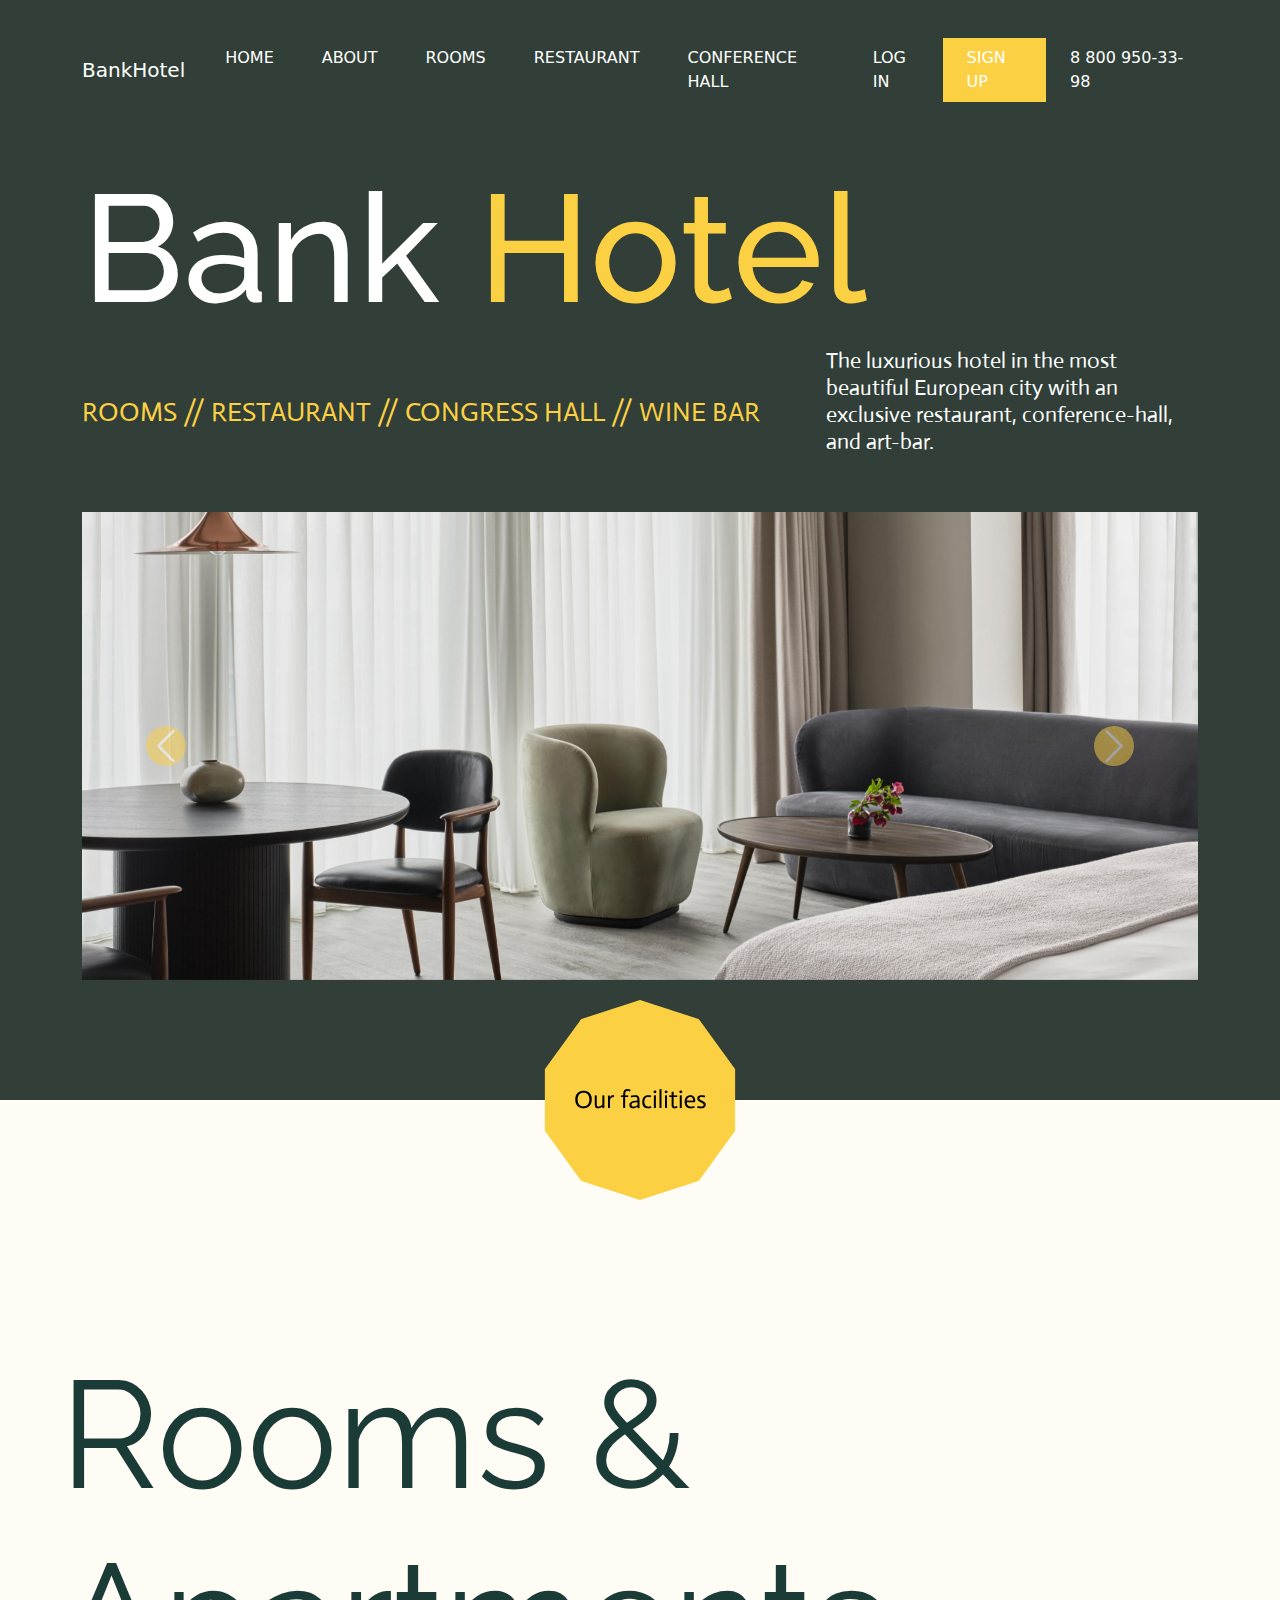
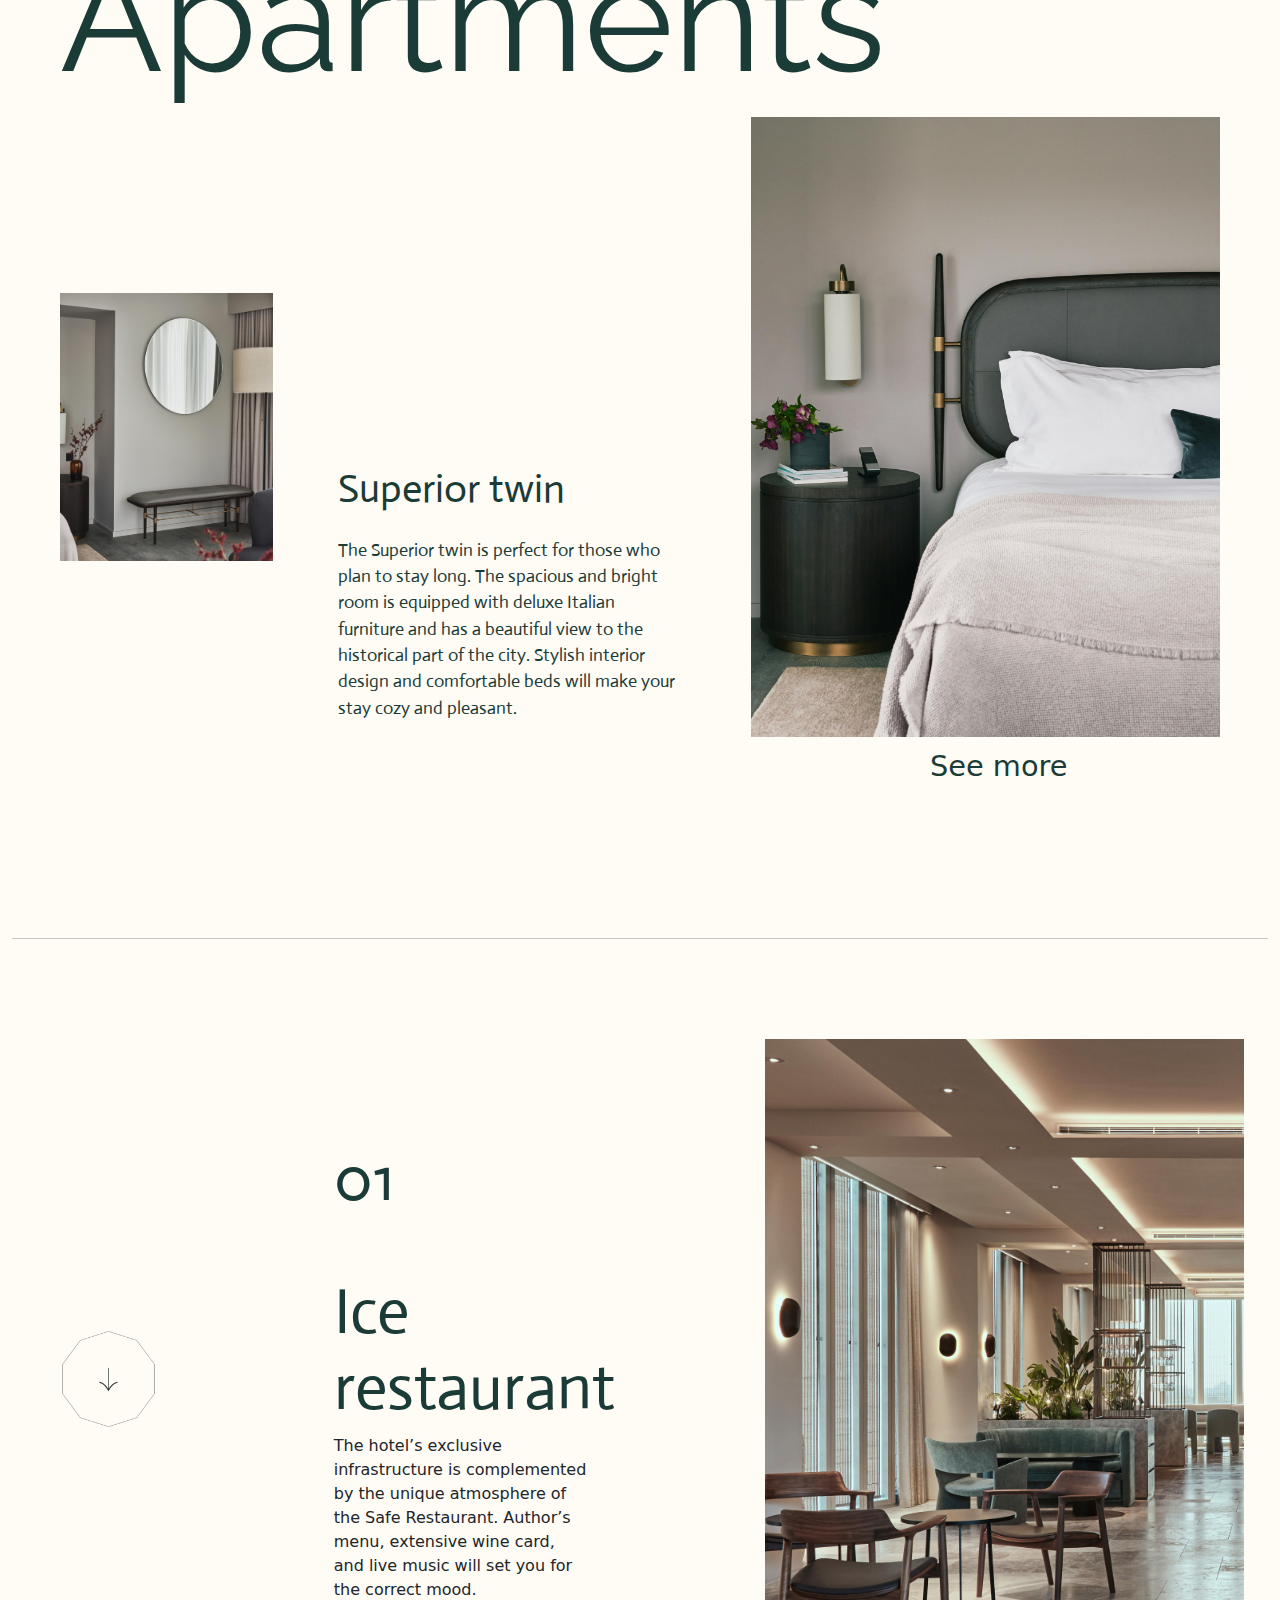
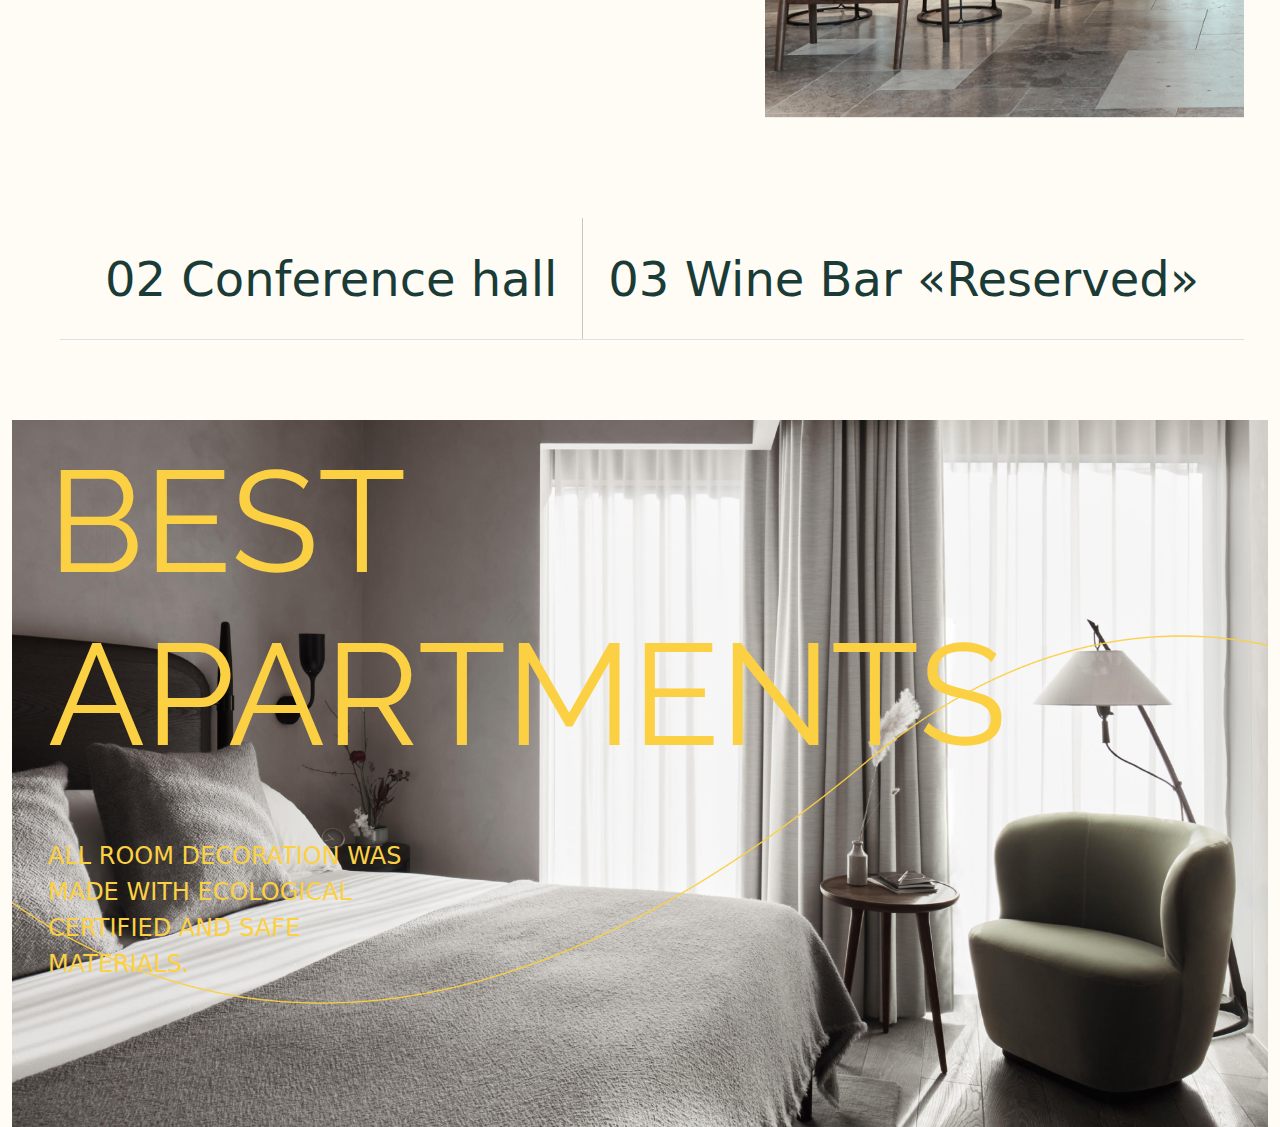
<file: верстка 2 курс 2/index.html>
<!DOCTYPE html>
<html lang="en">
<head>
    <meta charset="UTF-8">
    <meta name="viewport" content="width=device-width, initial-scale=1.0">
    <title>Bootstrap2</title>
    <link href="https://cdn.jsdelivr.net/npm/bootstrap@5.3.3/dist/css/bootstrap.min.css" rel="stylesheet" integrity="sha384-QWTKZyjpPEjISv5WaRU9OFeRpok6YctnYmDr5pNlyT2bRjXh0JMhjY6hW+ALEwIH" crossorigin="anonymous">
    <link rel="stylesheet" href="./css/main.css">
    <link rel="preconnect" href="https://fonts.googleapis.com">
    <link rel="preconnect" href="https://fonts.gstatic.com" crossorigin>
    <link href="https://fonts.googleapis.com/css2?family=Actor&family=Bitter:ital,wght@0,100..900;1,100..900&family=Montserrat:ital,wght@0,100..900;1,100..900&family=Mrs+Saint+Delafield&family=Parisienne&family=Pinyon+Script&family=Playwrite+DK+Uloopet:wght@100..400&family=Raleway:ital,wght@0,100..900;1,100..900&display=swap" rel="stylesheet">
    <script src="https://code.jquery.com/jquery-3.6.0.min.js"></script>
    <script src="https://cdn.jsdelivr.net/npm/@popperjs/core@2.9.2/dist/umd/popper.min.js" integrity="sha384-IQsoLXl5PILFhosVNubq5LC7Qb9DXgDA9i+tQ8Zj3iwWAwPtgFTxbJ8NT4GN1R8p" crossorigin="anonymous"></script>
    <script src="https://cdn.jsdelivr.net/npm/bootstrap@5.3.3/dist/js/bootstrap.min.js" integrity="sha384-QWTKZyjpPEjISv5WaRU9OFeRpok6YctnYmDr5pNlyT2bRjXh0JMhjY6hW+ALEwIH" crossorigin="anonymous"></script>
</head>

<body class="bg-dark">

    <header class="header">
        <nav class="navbar navbar-expand-lg bg-body-tertiary mx-auto fw-weight-bold">
            <div class="container">
                <a class="navbar-brand" href="index.html">BankHotel</a>

                <button class="navbar-toggler" type="button" data-bs-toggle="offcanvas" data-bs-target="#offcanvasNavbar" aria-controls="offcanvasNavbar" aria-label="Toggle navigation">
                    <svg xmlns="http://www.w3.org/2000/svg" width="50" height="50" fill="white" class="bi bi-list" viewBox="0 0 16 16">
                        <path fill-rule="evenodd" d="M2.5 12a.5.5 0 0 1 .5-.5h10a.5.5 0 0 1 0 1H3a.5.5 0 0 1-.5-.5m0-4a.5.5 0 0 1 .5-.5h10a.5.5 0 0 1 0 1H3a.5.5 0 0 1-.5-.5m0-4a.5.5 0 0 1 .5-.5h10a.5.5 0 0 1 0 1H3a.5.5 0 0 1-.5-.5"/>
                    </svg>
                </button>

                <div class="offcanvas offcanvas-start" tabindex="-1" id="offcanvasNavbar" aria-labelledby="offcanvasNavbarLabel" data-bs-backdrop="false">
                    <div class="offcanvas-header">
                        <h5 class="offcanvas-title" id="offcanvasNavbarLabel">Меню</h5>
                        <button type="button" class="btn-close" data-bs-dismiss="offcanvas" aria-label="Close"></button>
                    </div>
                    <div class="offcanvas-body">
                        <ul class="navbar-nav ms-auto mb-2 mb-lg-0">
                            <li class="nav-item">
                                <a class="nav-link link" href="index.html">HOME</a>
                            </li>
                            <li class="nav-item">
                                <a class="nav-link link" href="about.html">ABOUT</a>
                            </li>
                            <li class="nav-item">
                                <a class="nav-link link" href="#rooms">ROOMS</a>
                            </li>
                            <li class="nav-item">
                                <a class="nav-link link" href="#restaurant">RESTAURANT</a>
                            </li>
                            <li class="nav-item">
                                <a class="nav-link link" href="#conference-hall">CONFERENCE HALL</a>
                            </li>
                            <li class="nav-item nav-enter">
                                <a class="nav-link link" href="enter.html" data-bs-toggle="login" data-bs-target="#enter">
                                    LOG IN
                                </a>
                            </li>
                            <li class="nav-item nav-sign bg-yellow">
                                <a class="nav-link link link-sign" href="enter.html" data-bs-toggle="enter" data-bs-target="#enter">
                                    SIGN UP
                                </a>
                            </li>
                        </ul>
                    </div>
                </div>

                <a class="navbar-phone ps-4" href="#">8 800 950-33-98</a>
            </div>
        </nav>
    </header>

    <div class="container banner-cont">
        <div class="firstscreen row mt-md-5 text-white">
            <h1 class="heading-firstscreen col-12 txt-light">
                Bank
                <span>
                    Hotel
                </span>
            </h1>
            <div class="firstscreen-describe row">
                <h2 class="col-lg-8 col-md-7 mt-5">
                    rooms // restaurant // congress hall // wine bar
                </h2>
                <h3 class="col-md-4">
                    The luxurious hotel in the most beautiful European city with an exclusive restaurant, conference-hall, and art-bar.
                </h3>
            </div>
        </div>

        <div id="carouselExampleControls" class="carousel slide mt-md-5" data-bs-ride="carousel" data-bs-interval="2000">
            <div class="carousel-inner">
                <div class="carousel-item active">
                    <img class="d-block w-100" src="images/banner.png" alt="Первый слайд">
                </div>
                <div class="carousel-item">
                    <img class="d-block w-100" src="images/carousel2.png" alt="Второй слайд">
                </div>
                <div class="carousel-item">
                    <img class="d-block w-100" src="images/carousel3.png" alt="Третий слайд">
                </div>
            </div>
            <button class="carousel-control-prev" type="button" data-bs-target="#carouselExampleControls" data-bs-slide="prev">
                <span class="carousel-control-prev-icon bg-yellow" aria-hidden="true"></span>
            </button>
            <button class="carousel-control-next" type="button" data-bs-target="#carouselExampleControls" data-bs-slide="next">
                <span class="carousel-control-next-icon bg-yellow" aria-hidden="true"></span>
            </button>
        </div>
    </div>

    <main>
        <!-- Кнопка для открытия модального окна -->
        <div class="banner-modal row mx-auto">
            <button data-bs-toggle="modal" data-bs-target="#exampleModal" class="col-auto mx-auto">
                <img src="images/see-more.png">
            </button>
        </div>

        <!-- Модальное окно -->
        <div class="modal fade" id="exampleModal" tabindex="-1" aria-labelledby="exampleModalLabel" aria-hidden="true">
            <div class="modal-dialog modal-xl">
                <div class="modal-content">
                    <div class="modal-header">
                        <h5 class="modal-title" id="exampleModalLabel">Our facilities</h5>
                        <button type="button" class="btn-close" data-bs-dismiss="modal" aria-label="Close"></button>
                    </div>
                    <div class="modal-body row mt-md-5 mt-sm-1 pl-2 pr-2 ms-0 me-0">
                        <div class="row justify-content-between">
                            <div class="modal-left col-md-4 col-sm-12 row justify-content-between">
                                <p class="modal-p-left">Art & Congress hall</p>
                                <img src="images/facilities-left.png">
                            </div>
                            <div class="modal-center ps-md-5 ps-sm-2 col-lg-4 col-md-7 col-sm-12 row">
                                <div class="modal-heading">
                                    <h1 class="heading-rooms">Our faci</h1>
                                    <h1 class="heading-rooms heading-modal2">lities</h1>
                                </div>
                                <div class="modal-heading-p">
                                    <p> 
                                        Bank Hotel offers you a wide range of additional services and facilities. 
                                        Visit our restaurant to try exclusive meals, book a conference hall 
                                        to organize a business meeting, or relax in the art-bar. 
                                    </p>
                                </div>
                            </div>
                            <div class="modal-right col-md-4">
                                <img src="images/facilities-right.png" class="p-0">
                            </div>
                        </div>
                    </div>
                </div>
            </div>
        </div>

        <div class="rooms-box container-fluid mt-md-5 pt-md-5">
            <div class="rooms row ps-md-5 pe-md-4 pt-md-5">
                <h1 class="heading-rooms col-lg-8 col-md-8 col-sm-10">
                    Rooms & Apartments
                </h1>
                <div class="img-room row justify-content-between"  id="rooms">
                    <img src="images/room-left.png" class="col-md-2 col-sm-12 img-room-left my-auto">
                    <div class="room-describe col-md-4 col-sm-12 row align-content-end">
                        <h1 class="heading-room-describe">
                            Superior twin
                        </h1>
                        <p class="paragraph-room-describe pt-3">
                            The Superior twin is perfect for those who plan to stay long. 
                            The spacious and bright room is equipped with deluxe Italian furniture 
                            and has a beautiful view to the historical part of the city. 
                            Stylish interior design and comfortable beds will 
                            make your stay cozy and pleasant.
                        </p>
                    </div>
                    <img src="images/room-right.png" class="col-md-5 col-sm-12">
                    <div class="row justify-content-end pt-2">
                        <a href="see-more.html" class="see-more col-md-3 col-sm-4">
                        See more
                        </a>
                    </div>
                </div>
            </div>
            <hr class="hr bg-dark" />
        </div>

        <div class="restaurants container-fluid mb-5">
            <div class="choice-restaurants row justify-content-between ps-md-5 pe-md-4 align-items-center">
                <img src="images/arrow-bottom.png" class="col-md-2 col-sm-12 arrow-bottom">
                <div class="text-tabs col-md-3 col-sm-12 row" id="restaurant">
                    <h1>01</h1>
                    <h1 class="pt-5">Ice restaurant</h1>
                    <p>The hotel’s exclusive infrastructure is complemented 
                        by the unique atmosphere of the Safe Restaurant. 
                        Author’s menu, extensive wine card, and live music 
                        will set you for the correct mood.</p>
                </div>
                <img src="images/ice-restaurant.png" class="col-md-5 col-sm-12">

                <div class="container-fluid" id="conference-hall">

                    <ul class="nav nav-tabs justify-content-center">
                        <li class="nav-item tab-item">
                            <a class="nav-link p-4" data-bs-toggle="tab" data-bs-target="#conference" type="button">02 Conference hall</a>
                        </li>
                        <div class="vr"></div>
                        <li class="nav-item tab-item">
                            <a class="nav-link p-4" data-bs-toggle="tab" data-bs-target="#reserved" type="button">03 Wine Bar «Reserved»</a>
                        </li>
                    </ul>
                        <div class="tab-content p-3">
                            <div class="tab-pane fade show" id="conference">
                                <div class="row justify-content-between tabs-pane p-5">
                                    <div class="text-tabs col-md-3 col-sm-12 row align-items-center">
                                        <h1>02</h1>
                                        <h1 class="pt-5">Conference Hall</h1>
                                        <p>The hotel’s exclusive infrastructure is complemented 
                                            by the unique atmosphere of the Safe Restaurant. 
                                            Author’s menu, extensive wine card, and live music 
                                            will set you for the correct mood.</p>
                                    </div>
                                    <img src="images/conference.png" class="col-md-5 col-sm-12">
                                </div>
                            </div>
                            <div class="tab-pane fade" id="reserved">
                                <div class="row justify-content-between tabs-pane p-5">
                                    <div class="text-tabs col-md-3 col-sm-12 row align-items-center">
                                        <h1>03</h1>
                                        <h1 class="pt-5">Wine Bar «Reserved»</h1>
                                        <p>The hotel’s exclusive infrastructure is complemented 
                                            by the unique atmosphere of the Safe Restaurant. 
                                            Author’s menu, extensive wine card, and live music 
                                            will set you for the correct mood.</p>
                                    </div>
                                    <img src="images/reserve.png" class="col-md-5 col-sm-12 tabs-img">
                                </div>
                            </div>
                        </div>
                    </div>
                
            </div>
        </div>

        <div class="best-aparts container-fluid row m-0 p-0">
            <div class="aparts-img row col-12 m-0 p-0">
                <img src="images/bottom-banner.png" alt="Лучшие апартаменты" class="best-aparts-img">
                <img src="images/bottom-mobile-banner.png" alt="Лучшие апартаменты" class="best-aparts-mobileimg">
            </div>
            <div class="aparts-text row ps-md-5 ps-sm-2 pt-md-3 pe-sm-5">
                <h1 class="heading-rooms col-md-9 col-sm-5">Best Apartments</h1>
                <p class="col-lg-4 col-md-5 pt-5">All room decoration was made with ecological certified and safe materials.</p>
            </div>
        </div>

    </main>

    <script src="https://cdn.jsdelivr.net/npm/@popperjs/core@2.9.2/dist/umd/popper.min.js" integrity="sha384-IQsoLXl5PILFhosVNubq5LC7Qb9DXgDA9i+tQ8Zj3iwWAwPtgFTxbJ8NT4GN1R8p" crossorigin="anonymous"></script>
    <script src="https://cdn.jsdelivr.net/npm/bootstrap@5.0.2/dist/js/bootstrap.min.js" integrity="sha384-cVKIPhGWiC2Al4u+LWgxfKTRIcfu0JTxR+EQDz/bgldoEyl4H0zUF0QKbrJ0EcQF" crossorigin="anonymous"></script>
    <script>
        var myModal = document.getElementById('myModal')
        var myInput = document.getElementById('myInput')

        myModal.addEventListener('shown.bs.modal', function () {
        myInput.focus()
        })
    </script>
    <script>
        $('#multiCarousel').carousel({
            interval: 10000
            })
        $('.carousel .carousel-item').each(function(){
            var next = $(this).next();
            if (!next.length) {
            next = $(this).siblings(':first');
            }
            next.children(':first-child').clone().appendTo($(this));

            for (var i=0;i<2;i++) {
                next=next.next();
                if (!next.length) {
                    next = $(this).siblings(':first');
                }

                next.children(':first-child').clone().appendTo($(this));
            }
        });
    </script>

</body>
</html>
</file>
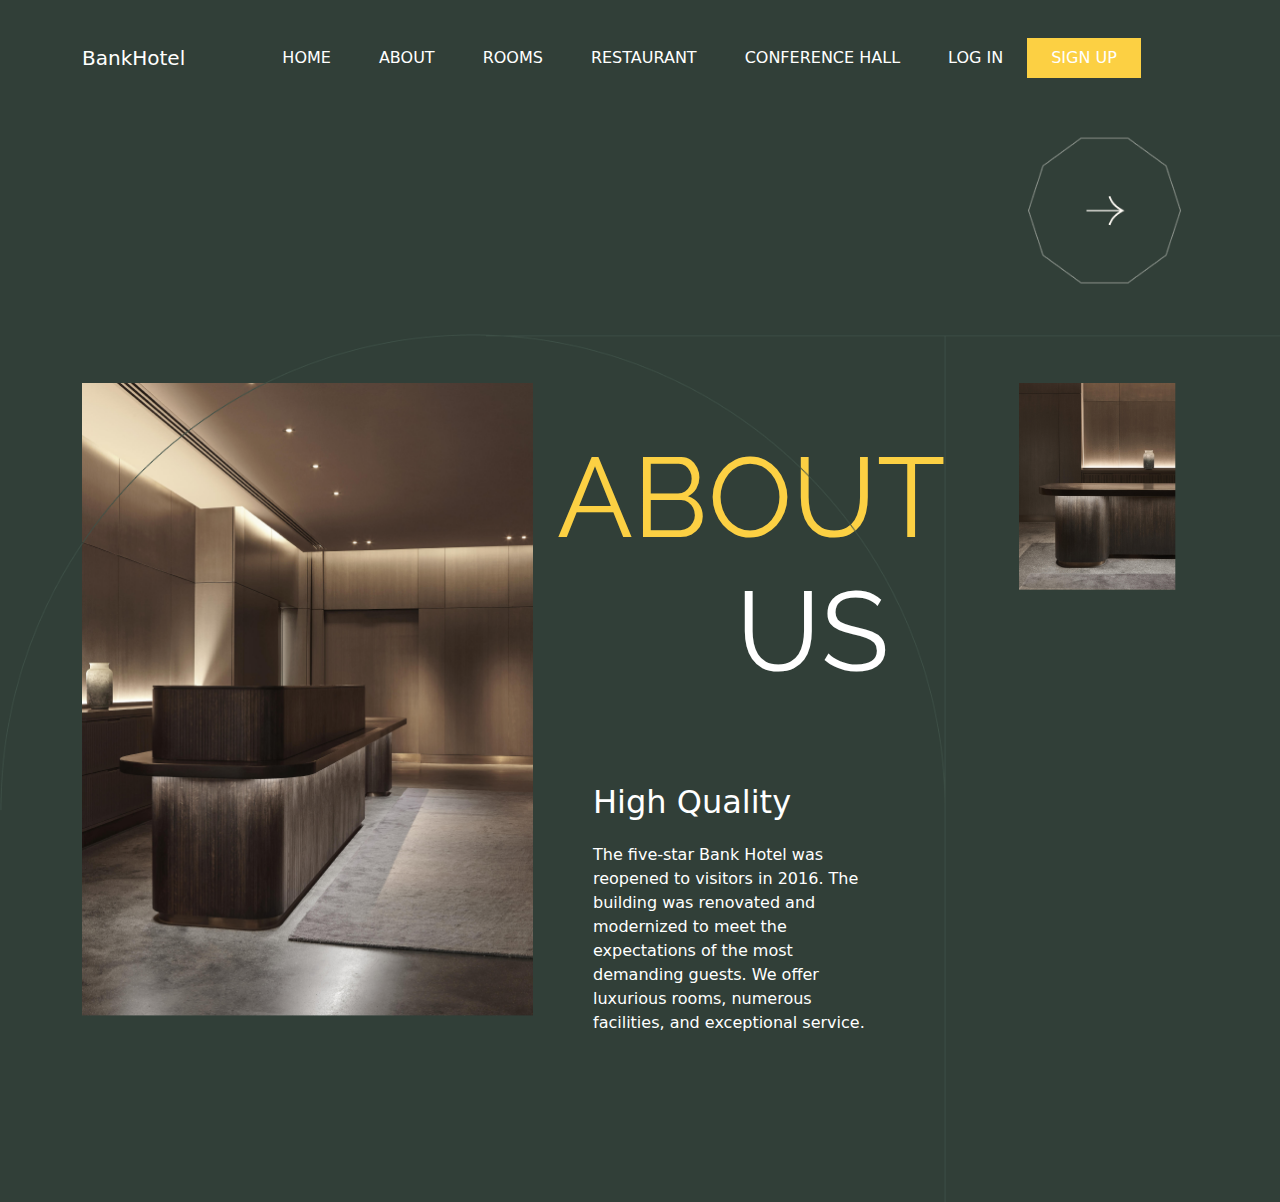
<file: верстка 2 курс 2/about.html>
<!DOCTYPE html>
<html lang="en">
<head>
    <meta charset="UTF-8">
    <meta name="viewport" content="width=device-width, initial-scale=1.0">
    <title>About</title>
    <link href="https://cdn.jsdelivr.net/npm/bootstrap@5.3.3/dist/css/bootstrap.min.css" rel="stylesheet" integrity="sha384-QWTKZyjpPEjISv5WaRU9OFeRpok6YctnYmDr5pNlyT2bRjXh0JMhjY6hW+ALEwIH" crossorigin="anonymous">
    <link rel="stylesheet" href="./css/main.css">
    <link rel="preconnect" href="https://fonts.googleapis.com">
    <link rel="preconnect" href="https://fonts.gstatic.com" crossorigin>
    <link href="https://fonts.googleapis.com/css2?family=Actor&family=Bitter:ital,wght@0,100..900;1,100..900&family=Montserrat:ital,wght@0,100..900;1,100..900&family=Mrs+Saint+Delafield&family=Parisienne&family=Pinyon+Script&family=Playwrite+DK+Uloopet:wght@100..400&family=Raleway:ital,wght@0,100..900;1,100..900&display=swap" rel="stylesheet">
    <script src="https://code.jquery.com/jquery-3.6.0.min.js"></script>
    <script src="https://cdn.jsdelivr.net/npm/@popperjs/core@2.9.2/dist/umd/popper.min.js" integrity="sha384-IQsoLXl5PILFhosVNubq5LC7Qb9DXgDA9i+tQ8Zj3iwWAwPtgFTxbJ8NT4GN1R8p" crossorigin="anonymous"></script>
    <script src="https://cdn.jsdelivr.net/npm/bootstrap@5.3.3/dist/js/bootstrap.min.js" integrity="sha384-QWTKZyjpPEjISv5WaRU9OFeRpok6YctnYmDr5pNlyT2bRjXh0JMhjY6hW+ALEwIH" crossorigin="anonymous"></script>
</head>
<body class="bg-dark">
    <header class="header">
        <nav class="navbar navbar-expand-lg bg-body-tertiary mx-auto fw-weight-bold">
            <div class="container">
                <a class="navbar-brand" href="index.html">BankHotel</a>

                <button class="navbar-toggler" type="button" data-bs-toggle="offcanvas" data-bs-target="#offcanvasNavbar" aria-controls="offcanvasNavbar" aria-label="Toggle navigation">
                    <svg xmlns="http://www.w3.org/2000/svg" width="50" height="50" fill="white" class="bi bi-list" viewBox="0 0 16 16">
                        <path fill-rule="evenodd" d="M2.5 12a.5.5 0 0 1 .5-.5h10a.5.5 0 0 1 0 1H3a.5.5 0 0 1-.5-.5m0-4a.5.5 0 0 1 .5-.5h10a.5.5 0 0 1 0 1H3a.5.5 0 0 1-.5-.5m0-4a.5.5 0 0 1 .5-.5h10a.5.5 0 0 1 0 1H3a.5.5 0 0 1-.5-.5"/>
                    </svg>
                </button>

                <div class="offcanvas offcanvas-start" tabindex="-1" id="offcanvasNavbar" aria-labelledby="offcanvasNavbarLabel" data-bs-backdrop="false">
                    <div class="offcanvas-header">
                        <h5 class="offcanvas-title" id="offcanvasNavbarLabel">Меню</h5>
                        <button type="button" class="btn-close" data-bs-dismiss="offcanvas" aria-label="Close"></button>
                    </div>
                    <div class="offcanvas-body">
                        <ul class="navbar-nav ms-auto mb-2 mb-lg-0">
                            <li class="nav-item">
                                <a class="nav-link link" href="index.html">HOME</a>
                            </li>
                            <li class="nav-item">
                                <a class="nav-link link" href="about.html">ABOUT</a>
                            </li>
                            <li class="nav-item">
                                <a class="nav-link link" href="index.html#rooms">ROOMS</a>
                            </li>
                            <li class="nav-item">
                                <a class="nav-link link" href="index.html#restaurant">RESTAURANT</a>
                            </li>
                            <li class="nav-item">
                                <a class="nav-link link" href="index.html#conference-hall">CONFERENCE HALL</a>
                            </li>
                            <li class="nav-item nav-enter">
                                <a class="nav-link link" href="#" data-bs-toggle="modal" data-bs-target="#enter">
                                    LOG IN
                                </a>
                            </li>
                            <li class="nav-item nav-sign">
                                <a class="nav-link link link-sign bg-yellow" href="enter.html" data-bs-toggle="enter" data-bs-target="#enter">
                                    SIGN UP
                                </a>
                            </li>
                        </ul>
                    </div>
                </div>
            </div>
        </nav>
    </header>

    <main class="pt-5 bg-dark">
        <img src="images/about-lines-background.png" class="about-background">
        <div class="container">
            <div class="about row">
                <div class="col-md-12 d-flex justify-content-end mb-md-5 mb-sm-0 arrow">
                    <a href="index.html"><img src="images/about-arrow.png" class="about-arrow-img"></a>
                </div>
                <div class="col-lg-5 col-md-4 d-flex mt-5 about-div-img-left">
                    <img src="images/about-img-left.png" class="about-img-left">
                </div>
                <div class="col-lg-4 col-sm-12 about-content mt-md-5 row">
                    <h1 class="heading-rooms mt-md-5 mt-sm-0 col-12">ABOUT <span class="text-white">US</span></h1>
                    <div class="about-describe row col-lg-12 col-sm-9">
                        <h2 class="text-white">High Quality</h2>
                        <p class="text-white">The five-star Bank Hotel was reopened to visitors in 2016. The building was renovated and modernized to meet the expectations of the most demanding guests. We offer luxurious rooms, numerous facilities, and exceptional service.</p>
                    </div>
                </div>
                <div class="col-md-3 col-sm-6 ps-md-5 mt-5">
                    <img src="images/about-img-right.png" class="about-img-right">
                </div>
                <div class="pt-5">
                    <img src="images/about-img-left.png" class="about-img-left-none mx-auto">
                </div>
            </div>
        </div>
    </main>




    <script src="https://cdn.jsdelivr.net/npm/@popperjs/core@2.9.2/dist/umd/popper.min.js" integrity="sha384-IQsoLXl5PILFhosVNubq5LC7Qb9DXgDA9i+tQ8Zj3iwWAwPtgFTxbJ8NT4GN1R8p" crossorigin="anonymous"></script>
    <script src="https://cdn.jsdelivr.net/npm/bootstrap@5.0.2/dist/js/bootstrap.min.js" integrity="sha384-cVKIPhGWiC2Al4u+LWgxfKTRIcfu0JTxR+EQDz/bgldoEyl4H0zUF0QKbrJ0EcQF" crossorigin="anonymous"></script>
    <script>
        const tooltipTriggerList = document.querySelectorAll('[data-bs-toggle="tooltip"]')
        const tooltipList = [...tooltipTriggerList].map(tooltipTriggerEl => new bootstrap.Tooltip(tooltipTriggerEl))
    </script>
    <script>
        var myModal = document.getElementById('myModal')
        var myInput = document.getElementById('myInput')

        myModal.addEventListener('shown.bs.modal', function () {
        myInput.focus()
        })
    </script>
    <script>
        $('#multiCarousel').carousel({
            interval: 10000
            })
        $('.carousel .carousel-item').each(function(){
            var next = $(this).next();
            if (!next.length) {
            next = $(this).siblings(':first');
            }
            next.children(':first-child').clone().appendTo($(this));

            for (var i=0;i<2;i++) {
                next=next.next();
                if (!next.length) {
                    next = $(this).siblings(':first');
                }

                next.children(':first-child').clone().appendTo($(this));
            }
        });
    </script>
</body>
</html>
</file>
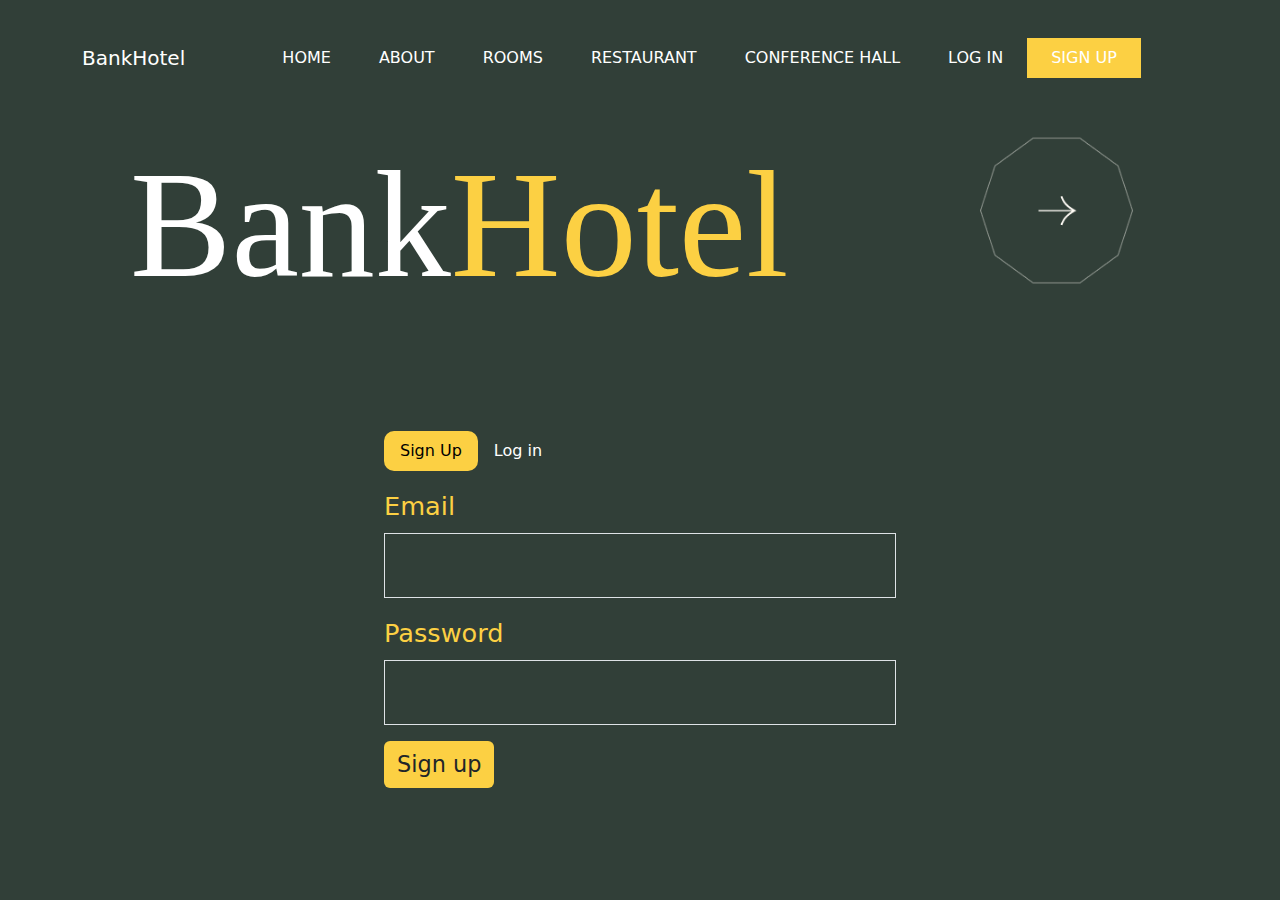
<file: верстка 2 курс 2/enter.html>
<!DOCTYPE html>
<html lang="en">
<head>
    <meta charset="UTF-8">
    <meta name="viewport" content="width=device-width, initial-scale=1.0">
    <title>Sign up</title>
    <link href="https://cdn.jsdelivr.net/npm/bootstrap@5.3.3/dist/css/bootstrap.min.css" rel="stylesheet" integrity="sha384-QWTKZyjpPEjISv5WaRU9OFeRpok6YctnYmDr5pNlyT2bRjXh0JMhjY6hW+ALEwIH" crossorigin="anonymous">
    <link rel="stylesheet" href="./css/main.css">
    <link rel="preconnect" href="https://fonts.googleapis.com">
    <link rel="preconnect" href="https://fonts.gstatic.com" crossorigin>
    <link href="https://fonts.googleapis.com/css2?family=Actor&display=swap" rel="stylesheet">
    <script src="https://code.jquery.com/jquery-3.6.0.min.js"></script>
</head>
<body class="bg-dark">
    <header class="header">
        <nav class="navbar navbar-expand-lg bg-body-tertiary mx-auto fw-weight-bold">
            <div class="container">
                <a class="navbar-brand" href="index.html">BankHotel</a>
                <button class="navbar-toggler" type="button" data-bs-toggle="offcanvas" data-bs-target="#offcanvasNavbar" aria-controls="offcanvasNavbar" aria-label="Toggle navigation">
                    <svg xmlns="http://www.w3.org/2000/svg" width="50" height="50" fill="white" class="bi bi-list" viewBox="0 0 16 16">
                        <path fill-rule="evenodd" d="M2.5 12a.5.5 0 0 1 .5-.5h10a.5.5 0 0 1 0 1H3a.5.5 0 0 1-.5-.5m0-4a.5.5 0 0 1 .5-.5h10a.5.5 0 0 1 0 1H3a.5.5 0 0 1-.5-.5m0-4a.5.5 0 0 1 .5-.5h10a.5.5 0 0 1 0 1H3a.5.5 0 0 1-.5-.5"/>
                    </svg>
                </button>
                <div class="offcanvas offcanvas-start" tabindex="-1" id="offcanvasNavbar" aria-labelledby="offcanvasNavbarLabel" data-bs-backdrop="false">
                    <div class="offcanvas-header">
                        <h5 class="offcanvas-title" id="offcanvasNavbarLabel">Меню</h5>
                        <button type="button" class="btn-close" data-bs-dismiss="offcanvas" aria-label="Close"></button>
                    </div>
                    <div class="offcanvas-body">
                        <ul class="navbar-nav ms-auto mb-2 mb-lg-0">
                            <li class="nav-item"><a class="nav-link link" href="index.html">HOME</a></li>
                            <li class="nav-item"><a class="nav-link link" href="about.html">ABOUT</a></li>
                            <li class="nav-item"><a class="nav-link link" href="index.html#rooms">ROOMS</a></li>
                            <li class="nav-item"><a class="nav-link link" href="index.html#restaurant">RESTAURANT</a></li>
                            <li class="nav-item"><a class="nav-link link" href="index.html#conference-hall">CONFERENCE HALL</a></li>
                            <li class="nav-item nav-enter"><a class="nav-link link" href="#" data-bs-toggle="modal" data-bs-target="#enter">LOG IN</a></li>
                            <li class="nav-item nav-sign"><a class="nav-link link link-sign bg-yellow" href="#" data-bs-toggle="modal" data-bs-target="#sign">SIGN UP</a></li>
                        </ul>
                    </div>
                </div>
            </div>
        </nav>
    </header>
    
    <main class="bg-dark">
        <div class="container p-5 row mx-auto">
            <h1 class="heading-firstscreen col-md-8 text-white">Bank<span>Hotel</span></h1>
            <div class="col-md-4 d-flex justify-content-end mb-md-5 mb-sm-0 arrow">
                <a href="index.html"><img src="images/about-arrow.png" class="about-arrow-img"></a>
            </div>
        </div>
        
        <div class="form-cont mx-auto">
            <ul class="nav nav-tabs mt-md-5 mb-md-3" id="authTabs" role="tablist">
                <li class="nav-item" role="presentation">
                    <button class="nav-link text-login active" id="register-tab" data-bs-toggle="tab" data-bs-target="#register" type="button" role="tab">Sign Up</button>
                </li>
                <li class="nav-item" role="presentation">
                    <button class="nav-link text-login" id="login-tab" data-bs-toggle="tab" data-bs-target="#login" type="button" role="tab">Log in</button>
                </li>
            </ul>
            <div class="tab-content" id="authTabsContent">
                <div class="tab-pane fade show active" id="register" role="tabpanel" aria-labelledby="register-tab">
                    <form id="signupForm" novalidate>
                        <div class="mb-3">
                            <label for="email" class="form-label">Email</label>
                            <input type="email" class="form-control bg-dark" id="email" required>
                            <div class="invalid-feedback">Please enter a valid email.</div>
                        </div>
                        <div class="mb-3">
                            <label for="password" class="form-label">Password</label>
                            <input type="password" class="form-control bg-dark" id="password" required minlength="8" maxlength="20">
                            <div class="invalid-feedback">Password must be between 8 and 20 characters.</div>
                        </div>
                        <button type="submit" class="btn mb-md-5">Sign up</button>
                    </form>
                </div>
                
                <div class="tab-pane fade" id="login" role="tabpanel" aria-labelledby="login-tab">
                    <form id="loginForm" novalidate>
                        <div class="mb-3">
                            <label for="loginEmail" class="form-label">Email</label>
                            <input type="email" class="form-control bg-dark" id="loginEmail" required>
                            <div class="invalid-feedback">Please enter a valid email.</div>
                        </div>
                        <div class="mb-3">
                            <label for="loginPassword" class="form-label">Password</label>
                            <input type="password" class="form-control bg-dark" id="loginPassword" required minlength="8" maxlength="20">
                            <div class="invalid-feedback">Password must be between 8 and 20 characters.</div>
                        </div>
                        <button type="submit" class="btn mb-md-5">Log in</button>
                    </form>
                </div>
            </div>
        </div>
    </main>

    <script src="https://cdn.jsdelivr.net/npm/bootstrap@5.3.3/dist/js/bootstrap.bundle.min.js"></script>
    <script>
        function showCustomAlert(message) {
            const alertDiv = document.createElement('div');
            alertDiv.className = 'custom-alert';
            alertDiv.innerHTML = `
                <p>${message}</p>
                <button onclick="this.parentElement.remove()">Close</button>
            `;
            document.body.appendChild(alertDiv);
            alertDiv.style.display = 'block';
            setTimeout(() => {
                alertDiv.remove();
            }, 1500); // Удаляем alert через 3 секунды
        }

        function handleFormSubmit(event, form, redirectUrl, successMessage) {
            event.preventDefault(); // Предотвращаем перезагрузку страницы
            if (!form.checkValidity()) {
                form.classList.add('was-validated');
            } else {
                showCustomAlert(successMessage);
                setTimeout(() => {
                    window.location.href = redirectUrl;
                }, 1500); // Перенаправляем на главную страницу через 2 секунды
            }
        }

        const signupForm = document.getElementById('signupForm');
        const loginForm = document.getElementById('loginForm');

        signupForm.addEventListener('submit', function (event) {
            handleFormSubmit(event, signupForm, 'index.html', 'Вы успешно зарегистрированы!');
        });

        loginForm.addEventListener('submit', function (event) {
            handleFormSubmit(event, loginForm, 'index.html', 'Вы успешно вошли!');
        });
    </script>
</body>
</html>
</file>
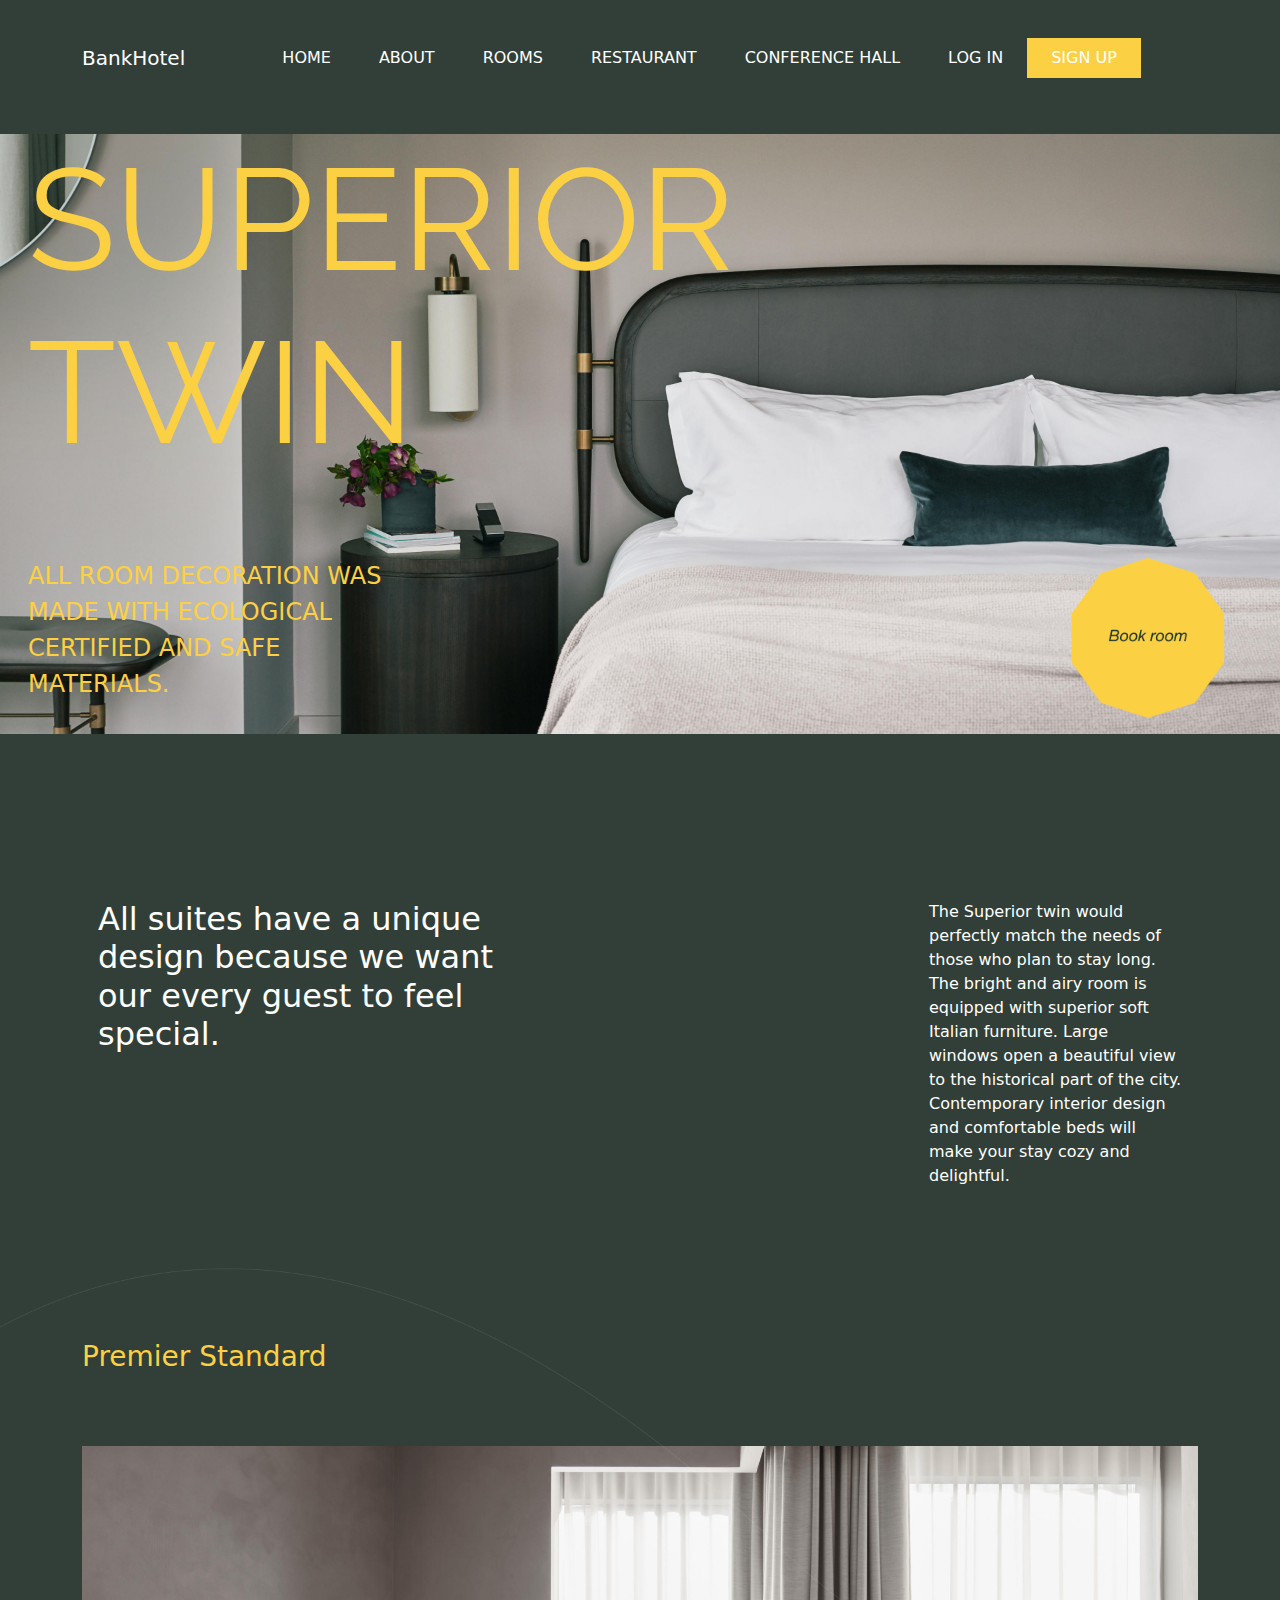
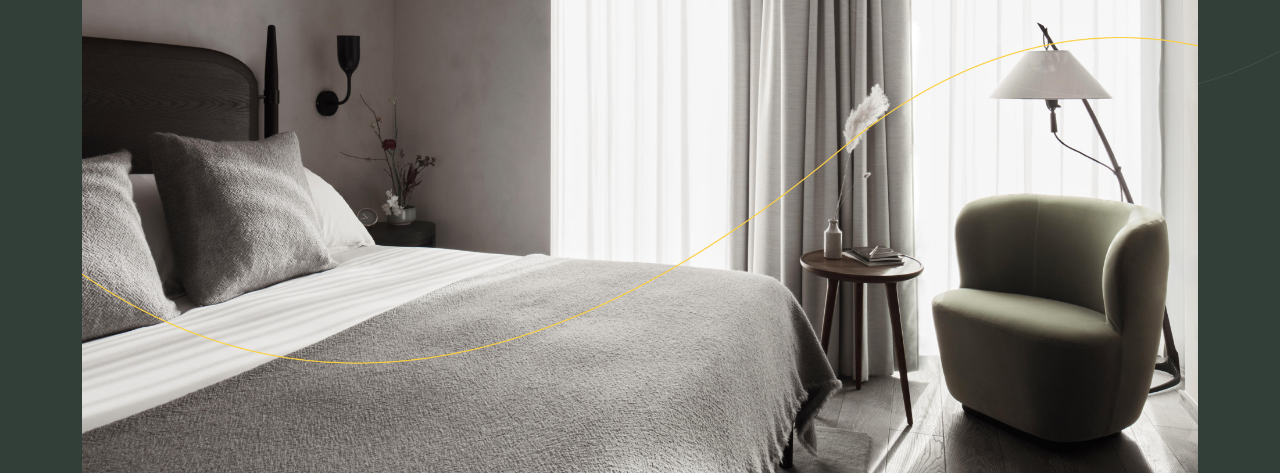
<file: верстка 2 курс 2/see-more.html>
<!DOCTYPE html>
<html lang="en">
<head>
    <meta charset="UTF-8">
    <meta name="viewport" content="width=device-width, initial-scale=1.0">
    <title>Superior Twin</title>
    <link href="https://cdn.jsdelivr.net/npm/bootstrap@5.3.3/dist/css/bootstrap.min.css" rel="stylesheet" integrity="sha384-QWTKZyjpPEjISv5WaRU9OFeRpok6YctnYmDr5pNlyT2bRjXh0JMhjY6hW+ALEwIH" crossorigin="anonymous">
    <link rel="stylesheet" href="./css/main.css">
    <link rel="preconnect" href="https://fonts.googleapis.com">
    <link rel="preconnect" href="https://fonts.gstatic.com" crossorigin>
    <link href="https://fonts.googleapis.com/css2?family=Actor&family=Bitter:ital,wght@0,100..900;1,100..900&family=Montserrat:ital,wght@0,100..900;1,100..900&family=Mrs+Saint+Delafield&family=Parisienne&family=Pinyon+Script&family=Playwrite+DK+Uloopet:wght@100..400&family=Raleway:ital,wght@0,100..900;1,100..900&display=swap" rel="stylesheet">
    <script src="https://code.jquery.com/jquery-3.6.0.min.js"></script>
    <script src="https://cdn.jsdelivr.net/npm/@popperjs/core@2.9.2/dist/umd/popper.min.js" integrity="sha384-IQsoLXl5PILFhosVNubq5LC7Qb9DXgDA9i+tQ8Zj3iwWAwPtgFTxbJ8NT4GN1R8p" crossorigin="anonymous"></script>
    <script src="https://cdn.jsdelivr.net/npm/bootstrap@5.3.3/dist/js/bootstrap.min.js" integrity="sha384-QWTKZyjpPEjISv5WaRU9OFeRpok6YctnYmDr5pNlyT2bRjXh0JMhjY6hW+ALEwIH" crossorigin="anonymous"></script>
</head>
<body class="bg-dark">
    <header class="header">
        <nav class="navbar navbar-expand-lg bg-body-tertiary mx-auto fw-weight-bold">
            <div class="container">
                <a class="navbar-brand" href="index.html">BankHotel</a>

                <button class="navbar-toggler" type="button" data-bs-toggle="offcanvas" data-bs-target="#offcanvasNavbar" aria-controls="offcanvasNavbar" aria-label="Toggle navigation">
                    <svg xmlns="http://www.w3.org/2000/svg" width="50" height="50" fill="white" class="bi bi-list" viewBox="0 0 16 16">
                        <path fill-rule="evenodd" d="M2.5 12a.5.5 0 0 1 .5-.5h10a.5.5 0 0 1 0 1H3a.5.5 0 0 1-.5-.5m0-4a.5.5 0 0 1 .5-.5h10a.5.5 0 0 1 0 1H3a.5.5 0 0 1-.5-.5m0-4a.5.5 0 0 1 .5-.5h10a.5.5 0 0 1 0 1H3a.5.5 0 0 1-.5-.5"/>
                    </svg>
                </button>

                <div class="offcanvas offcanvas-start" tabindex="-1" id="offcanvasNavbar" aria-labelledby="offcanvasNavbarLabel" data-bs-backdrop="false">
                    <div class="offcanvas-header">
                        <h5 class="offcanvas-title" id="offcanvasNavbarLabel">Меню</h5>
                        <button type="button" class="btn-close" data-bs-dismiss="offcanvas" aria-label="Close"></button>
                    </div>
                    <div class="offcanvas-body">
                        <ul class="navbar-nav ms-auto mb-2 mb-lg-0">
                            <li class="nav-item">
                                <a class="nav-link link" href="index.html">HOME</a>
                            </li>
                            <li class="nav-item">
                                <a class="nav-link link" href="about.html">ABOUT</a>
                            </li>
                            <li class="nav-item">
                                <a class="nav-link link" href="index.html#rooms">ROOMS</a>
                            </li>
                            <li class="nav-item">
                                <a class="nav-link link" href="index.html#restaurant">RESTAURANT</a>
                            </li>
                            <li class="nav-item">
                                <a class="nav-link link" href="index.html#conference-hall">CONFERENCE HALL</a>
                            </li>
                            <li class="nav-item nav-enter">
                                <a class="nav-link link" href="#" data-bs-toggle="modal" data-bs-target="#enter">
                                    LOG IN
                                </a>
                            </li>
                            <li class="nav-item nav-sign">
                                <a class="nav-link link link-sign bg-yellow" href="enter.html" data-bs-toggle="enter" data-bs-target="#enter">
                                    SIGN UP
                                </a>
                            </li>
                        </ul>
                    </div>
                </div>
            </div>
        </nav>
    </header>

    <main class="superior-main bg-dark">
        <div class="superior-banner mt-md-5">
            <img src="images/superior-twin-img.png" alt="Интерьер Superior Twin" class="superior-twin-img">
            <img src="images/superior-twin-img-mobile.png" alt="Интерьер Superior Twin" class="superior-twin-img-mobile">
            <div class="container-fluid ps-3 pe-3 row justify-content-between aparts-text text-superior">
                <div class="superior-h row">
                    <h1 class="heading-rooms col-md-7">Superior Twin</h1>
                </div>
                <div class="superior-bottom row col-12 justify-content-between">
                    <p class="col-md-4">All room decoration was made with ecological certified and safe materials.</p>
                    <img src="images/book-room.png" class="col-md-2 pb-md-3 pb-sm-0">
                </div>
            </div>
        </div>
        <div class="container row describe justify-content-between mx-auto p-3 text-white">
            <h2 class="col-md-5 pb-5">All suites have a unique design because we want our every guest to feel special.</h2>
            <p class="col-md-3">The Superior twin would perfectly match the needs of those who plan to stay long. The bright and airy room is equipped with superior soft Italian furniture. Large windows open a beautiful view to the historical part of the city. Contemporary interior design and comfortable beds will make your stay cozy and delightful.</p>
        </div>
        <img src="images/superior-curve.png" class="mt-5 superior-curve">
        <div class="container premier">
            <h3 class="pb-3">Premier Standard</h3>
            <img src="images/bottom-banner.png" class="mt-md-5 mt-sm-2">
        </div>
    </main>

    <script src="https://cdn.jsdelivr.net/npm/@popperjs/core@2.9.2/dist/umd/popper.min.js" integrity="sha384-IQsoLXl5PILFhosVNubq5LC7Qb9DXgDA9i+tQ8Zj3iwWAwPtgFTxbJ8NT4GN1R8p" crossorigin="anonymous"></script>
    <script src="https://cdn.jsdelivr.net/npm/bootstrap@5.0.2/dist/js/bootstrap.min.js" integrity="sha384-cVKIPhGWiC2Al4u+LWgxfKTRIcfu0JTxR+EQDz/bgldoEyl4H0zUF0QKbrJ0EcQF" crossorigin="anonymous"></script>
    <script>
        const tooltipTriggerList = document.querySelectorAll('[data-bs-toggle="tooltip"]')
        const tooltipList = [...tooltipTriggerList].map(tooltipTriggerEl => new bootstrap.Tooltip(tooltipTriggerEl))
    </script>
    <script>
        var myModal = document.getElementById('myModal')
        var myInput = document.getElementById('myInput')

        myModal.addEventListener('shown.bs.modal', function () {
        myInput.focus()
        })
    </script>
    <script>
        $('#multiCarousel').carousel({
            interval: 10000
            })
        $('.carousel .carousel-item').each(function(){
            var next = $(this).next();
            if (!next.length) {
            next = $(this).siblings(':first');
            }
            next.children(':first-child').clone().appendTo($(this));

            for (var i=0;i<2;i++) {
                next=next.next();
                if (!next.length) {
                    next = $(this).siblings(':first');
                }

                next.children(':first-child').clone().appendTo($(this));
            }
        });
    </script>
</body>
</html>
</file>
<file: верстка 2 курс 2/css/main.css>
@charset "UTF-8";
.bg-dark {
  background-color: #313F38 !important;
}

.bg-yellow {
  background-color: #fcd043 !important;
}

.carousel-control-next-icon, .carousel-control-prev-icon {
  padding: 20px;
  border-radius: 50%;
  -webkit-border-radius: 50%;
  -moz-border-radius: 50%;
  -ms-border-radius: 50%;
  -o-border-radius: 50%;
}

.navbar-expand-lg .navbar-nav .nav-link {
  padding-right: 1.5rem;
  padding-left: 1.5rem;
}

.navbar-brand {
  color: white;
  font-weight: 500;
}

.navbar-phone {
  color: white;
  text-decoration: none;
}

.link {
  color: white;
}

body {
  padding-top: 30px;
}

.bg-body-tertiary {
  background-color: #313f38 !important;
}

.nav-link {
  --bs-nav-link-hover-color: #fcd043;
}
.nav-link a {
  text-decoration: none;
}

.nav-enter {
  --bs-nav-link-color: #fcd043;
  font-weight: 500;
}

.nav-sign {
  font-weight: 500;
}

.heading-firstscreen {
  font-family: "Raleway";
  font-size: 9.5rem;
}
.heading-firstscreen span {
  color: #fcd043;
}

.banner-cont {
  margin-bottom: 120px;
}

.firstscreen {
  font-weight: 400;
}
.firstscreen h3 {
  font-size: 1.4rem;
}

.firstscreen-describe h2 {
  color: #fcd043;
  text-transform: uppercase;
  font-size: 1.7rem;
}

main {
  background-color: #FFFCF6;
}

.heading-rooms {
  color: #1B3B36;
  font-size: 9.5rem;
  font-family: "Raleway";
  font-weight: 400;
}

.room-describe, .heading-room-describe, .text-tabs h1, .firstscreen {
  font-family: "Actor";
}

.img-room-left {
  width: 20%;
  height: 40%;
}

.room-describe {
  color: #1B3B36;
}

.heading-room-describe {
  font-size: 2.5rem;
}

.paragraph-room-describe {
  font-size: 1.1rem;
}

.see-more {
  text-decoration: none;
  color: #1B3B36;
  font-size: 1.8rem;
}

.see-more:hover {
  color: #fcd043;
}

.hr {
  width: 100%;
  margin-top: 150px;
  margin-bottom: 100px;
}

.arrow-bottom {
  width: 10%;
  height: 10%;
}

.text-tabs {
  height: 20%;
}
.text-tabs h1 {
  font-size: 4rem;
  color: #1B3B36;
}

.nav-tabs {
  margin-top: 100px;
}
.nav-tabs h2 {
  font-size: 3rem;
}

.tab-item {
  font-size: 3rem;
}
.tab-item a {
  color: #1B3B36;
}
.tab-item a:hover {
  --bs-nav-tabs-link-active-bg: #fcd043;
}

.best-aparts-mobileimg {
  display: none;
}

.aparts-text {
  position: absolute;
}
.aparts-text h1 {
  font-size: 9rem;
  color: #fcd043;
  text-transform: uppercase;
}
.aparts-text p {
  text-transform: uppercase;
  font-size: 1.5rem;
  color: #fcd043;
}

.banner-modal button {
  background: none;
  border: none;
  padding: 0;
  margin-top: -100px;
}

.modal-body {
  height: 650px;
}
.modal-body h1 {
  text-transform: uppercase;
  font-size: 4rem;
}
.modal-body .heading-modal2 {
  text-align: end;
}
.modal-body .modal-left {
  display: flex;
  flex-direction: column;
  justify-content: flex-end;
  max-height: 77%;
}
.modal-body .modal-p-left {
  text-transform: uppercase;
  font-size: 1.3rem;
  color: #1B3B36;
  font-weight: 500;
}

.modal-right img {
  max-width: 100%;
  height: auto;
}

.navbar-expand-lg .offcanvas .offcanvas-body {
  margin: auto;
}

.about-arrow-img {
  max-width: 90%;
}

.about-background {
  position: absolute;
  margin-top: 200px;
  width: 100%;
}

.about-img-right {
  max-width: 70%;
  margin-left: 70px;
}

.about-img-left {
  max-width: 100%;
}

.about-div-img-left {
  justify-content: end;
}

.about-content h1 {
  font-size: 7rem;
  color: #fcd043;
  text-align: right;
}
.about-content h2 {
  font-weight: 400;
}

.about-describe {
  position: relative;
  top: 48px;
  padding-left: 48px;
}

.about-img-left-none {
  display: none;
}

.superior-banner {
  position: relative;
}

.superior-twin-img {
  width: 100%;
}

.text-superior {
  position: absolute;
  top: 0;
  left: 0;
  width: 100%;
  height: 100%;
  display: flex;
  flex-direction: column;
  align-items: center;
  text-align: left;
}

.superior-bottom {
  display: flex;
  justify-content: space-between;
  align-items: top;
  width: 100%;
}

.superior-bottom p {
  margin: 0;
}

.superior-bottom img {
  width: 15%;
}

.describe {
  margin-top: 150px;
}
.describe h2 {
  font-weight: 300;
}

.superior-curve {
  position: absolute;
  width: 100%;
}

.premier h3 {
  margin-top: 120px;
  color: #fcd043;
  font-weight: 400;
}
.premier img {
  width: 100%;
}

.superior-twin-img-mobile {
  display: none;
}

.form-cont {
  width: 40%;
}

.form-label {
  color: #fcd043;
  font-size: 1.6rem;
}

.form-text, .form-check-label {
  color: white;
  font-size: 1.2rem;
}

.btn {
  background-color: #fcd043;
  font-size: 1.4rem;
}

.form-control {
  color: #fcd043;
  padding: 1.2rem 0.75rem;
  border-radius: 0;
  -webkit-border-radius: 0;
  -moz-border-radius: 0;
  -ms-border-radius: 0;
  -o-border-radius: 0;
}

.custom-alert {
  background-color: white;
  color: #1B3B36;
  border: 2px solid #313F38;
  padding: 15px;
  border-radius: 5px;
  text-align: center;
  position: fixed;
  top: 20px;
  left: 50%;
  transform: translateX(-50%);
  z-index: 1000;
  width: 300px;
  display: none;
}

.custom-alert button {
  background-color: #313F38;
  color: white;
  border: none;
  padding: 5px 10px;
  border-radius: 5px;
  cursor: pointer;
}

.form-cont .nav-link {
  --bs-nav-link-color: white;
  --bs-nav-tabs-link-active-bg: #fcd043;
  --bs-nav-tabs-link-active-color: black;
  border: none;
  border-radius: 10px;
  -webkit-border-radius: 10px;
  -moz-border-radius: 10px;
  -ms-border-radius: 10px;
  -o-border-radius: 10px;
}
.form-cont .nav-tabs {
  --bs-nav-tabs-border-width: 0;
}

@media (max-width: 1024px) {
  .about-content h1 {
    font-size: 5rem;
  }
  .superior-bottom p {
    text-align: left;
  }
  .navbar-brand {
    display: none;
  }
  .nav-link {
    font-size: 0.9rem;
  }
  .navbar-phone {
    align-self: flex-end;
    font-size: 1.1rem;
    margin-right: 72px;
    margin-top: 10px; /* Отступ сверху */
  }
  nav .container {
    display: flex;
    flex-direction: column;
  }
  .nav-tabs .nav-link {
    font-size: 2rem;
  }
  .tabs-pane .col-3 {
    width: 40%;
  }
  .tabs-pane img {
    height: 100%;
  }
  .tabs-pane .tabs-img {
    align-self: center;
  }
  .aparts-text {
    display: grid;
  }
  .aparts-text p {
    justify-self: end;
    text-align: end;
    font-size: 1.2rem;
  }
  .text-superior p {
    text-align: left;
  }
  .best-aparts-img {
    padding: 0;
  }
  .row {
    --bs-gutter-x: 0;
  }
  .enter-main .about-arrow-img {
    display: none;
  }
  .enter-main .nav-tabs .nav-link {
    font-size: 1.3rem;
  }
}
@media (max-width: 768px) {
  .about-img-left-none {
    display: block;
    width: 100%;
  }
  .about-img-left {
    display: none;
  }
  .about-content h1 {
    text-align: center;
  }
  .about-img-right {
    display: none;
  }
  .about-describe {
    text-align: center;
    margin: auto;
    padding: 0;
  }
  .navbar > .container {
    flex-direction: row;
  }
  .firstscreen-describe {
    justify-content: space-between;
  }
  .heading-rooms {
    font-size: 6rem;
  }
  .aparts-text h1 {
    font-size: 5rem;
  }
  .text-tabs h1 {
    font-size: 3rem;
  }
  .nav-link {
    color: #1B3B36;
    font-size: 1.2rem;
  }
  .navbar-phone {
    font-size: 2rem;
    margin-right: 0;
  }
  .vr {
    display: none;
  }
  .modal-right {
    display: none;
  }
  .modal-content .row {
    justify-content: flex-start;
  }
  .enter-main .heading-firstscreen {
    font-size: 7.5rem;
  }
  .form-cont .nav-link {
    color: white;
  }
}
@media (max-width: 375px) {
  .superior-twin-img {
    display: none;
  }
  .superior-twin-img-mobile {
    display: block;
  }
  .text-superior {
    align-items: start;
  }
  .superior-bottom {
    align-self: end;
  }
  .superior-bottom p {
    padding-left: 110px;
    text-align: right;
    color: #1B3B36;
  }
  .superior-bottom img {
    width: 50%;
    margin: auto;
  }
  .describe {
    text-align: center;
  }
  .premier h3 {
    margin-top: 60px;
  }
  .premier img {
    margin-bottom: 100px;
  }
  .about-arrow-img {
    margin-left: 90px;
    width: 50%;
  }
  .nav-link {
    font-size: 1.2rem;
  }
  .heading-firstscreen {
    font-size: 8rem;
  }
  .navbar-phone {
    font-size: 1.5rem;
  }
  .heading-rooms {
    font-size: 4rem;
  }
  .arrow-bottom {
    width: 30%;
    margin: auto;
  }
  .text-tabs {
    margin-top: 100px;
  }
  .img-room-left {
    width: 100%;
  }
  .best-aparts-img {
    display: none;
  }
  .best-aparts-mobileimg {
    display: block;
  }
  .modal-center h1 {
    font-size: 3rem;
  }
  .modal-left img {
    margin-bottom: 30px;
  }
  .aparts-text {
    padding: 20px;
    height: 100%;
  }
  .aparts-text h1 {
    font-size: 3rem;
  }
  .aparts-text p {
    font-size: 1.1rem;
    margin-bottom: 40px;
    align-self: end;
  }
  .enter-main {
    margin-left: -10px;
    /* Стили для табов */
  }
  .enter-main .heading-firstscreen {
    font-size: 3.5rem;
  }
  .enter-main .nav-tabs .nav-link {
    font-size: 1.1rem;
  }
  .enter-main ul {
    width: 130%;
  }
  .enter-main .form-label, .enter-main .btn {
    font-size: 1.2rem;
  }
  .enter-main .nav-tabs {
    margin-top: 20px; /* Расстояние от верхней границы формы */
  }
  .enter-main .tab-content {
    margin-top: 20px;
  }
}/*# sourceMappingURL=main.css.map */
</file>
